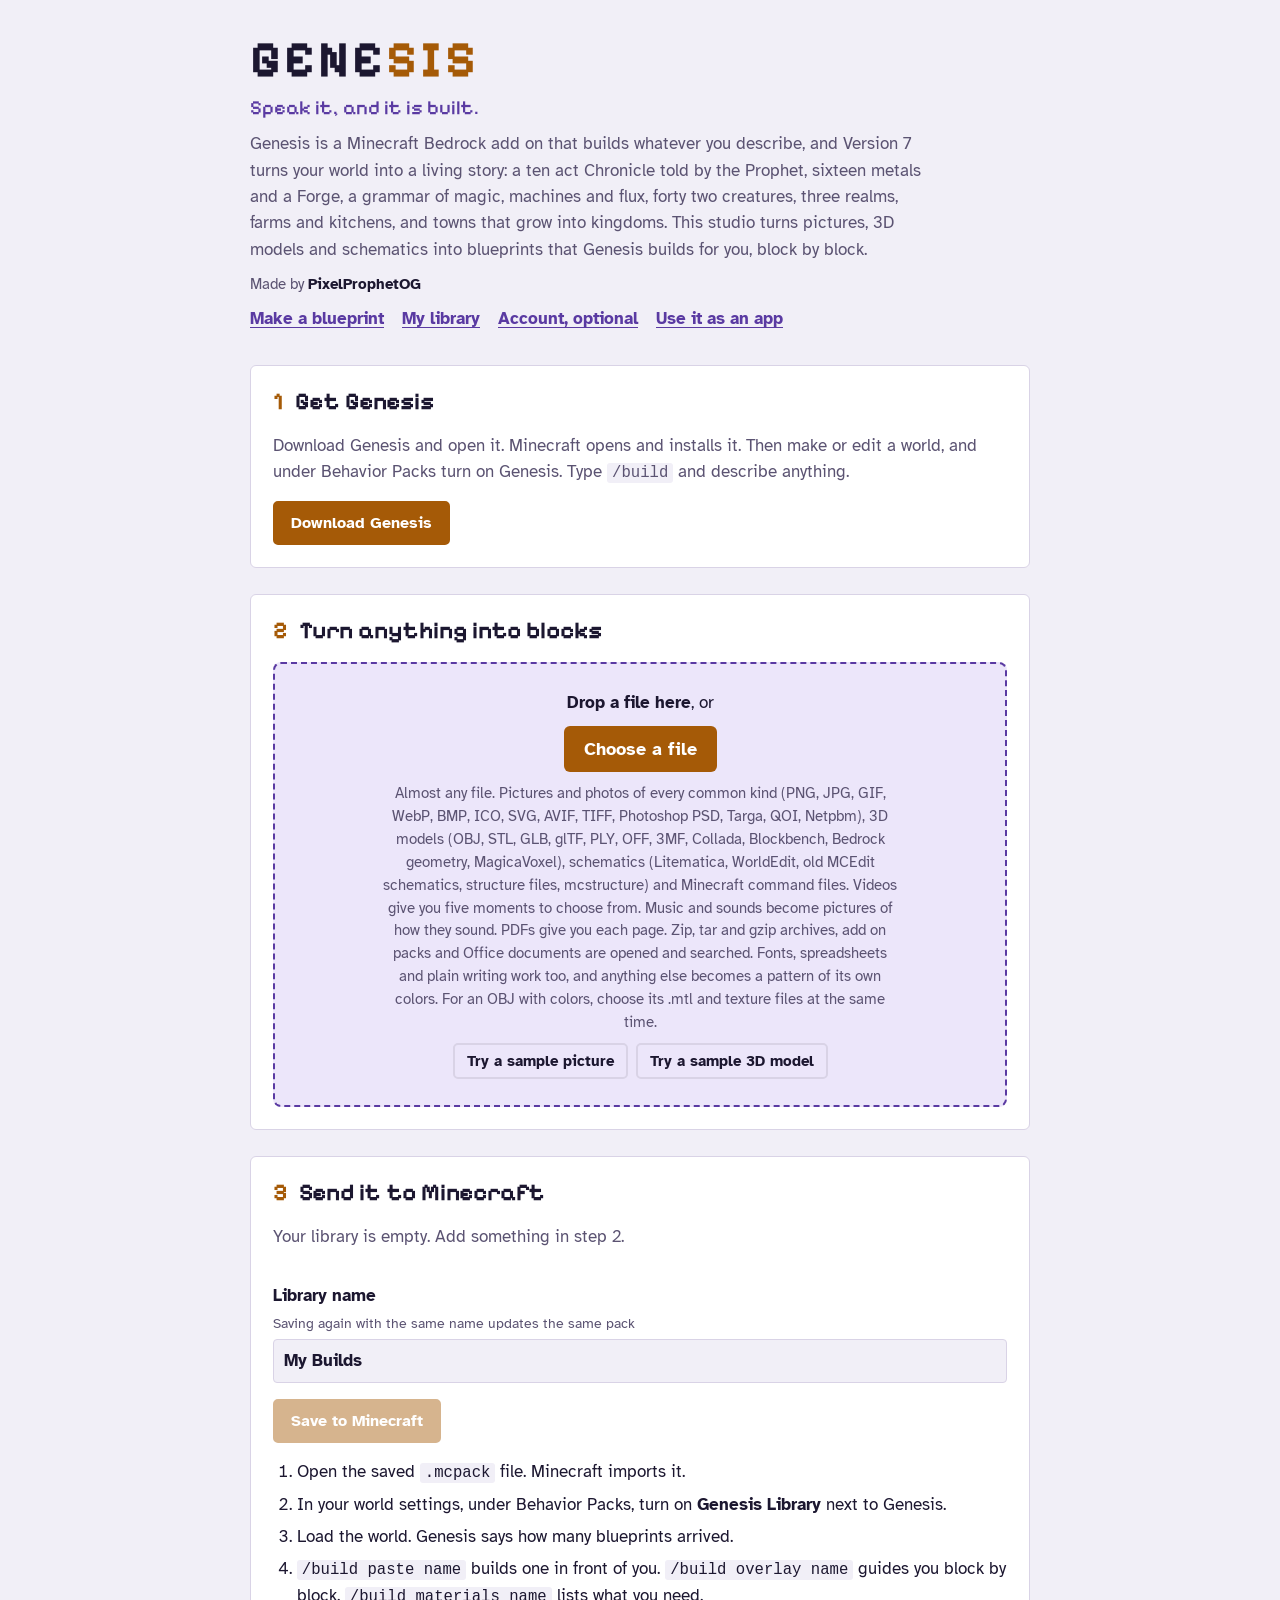
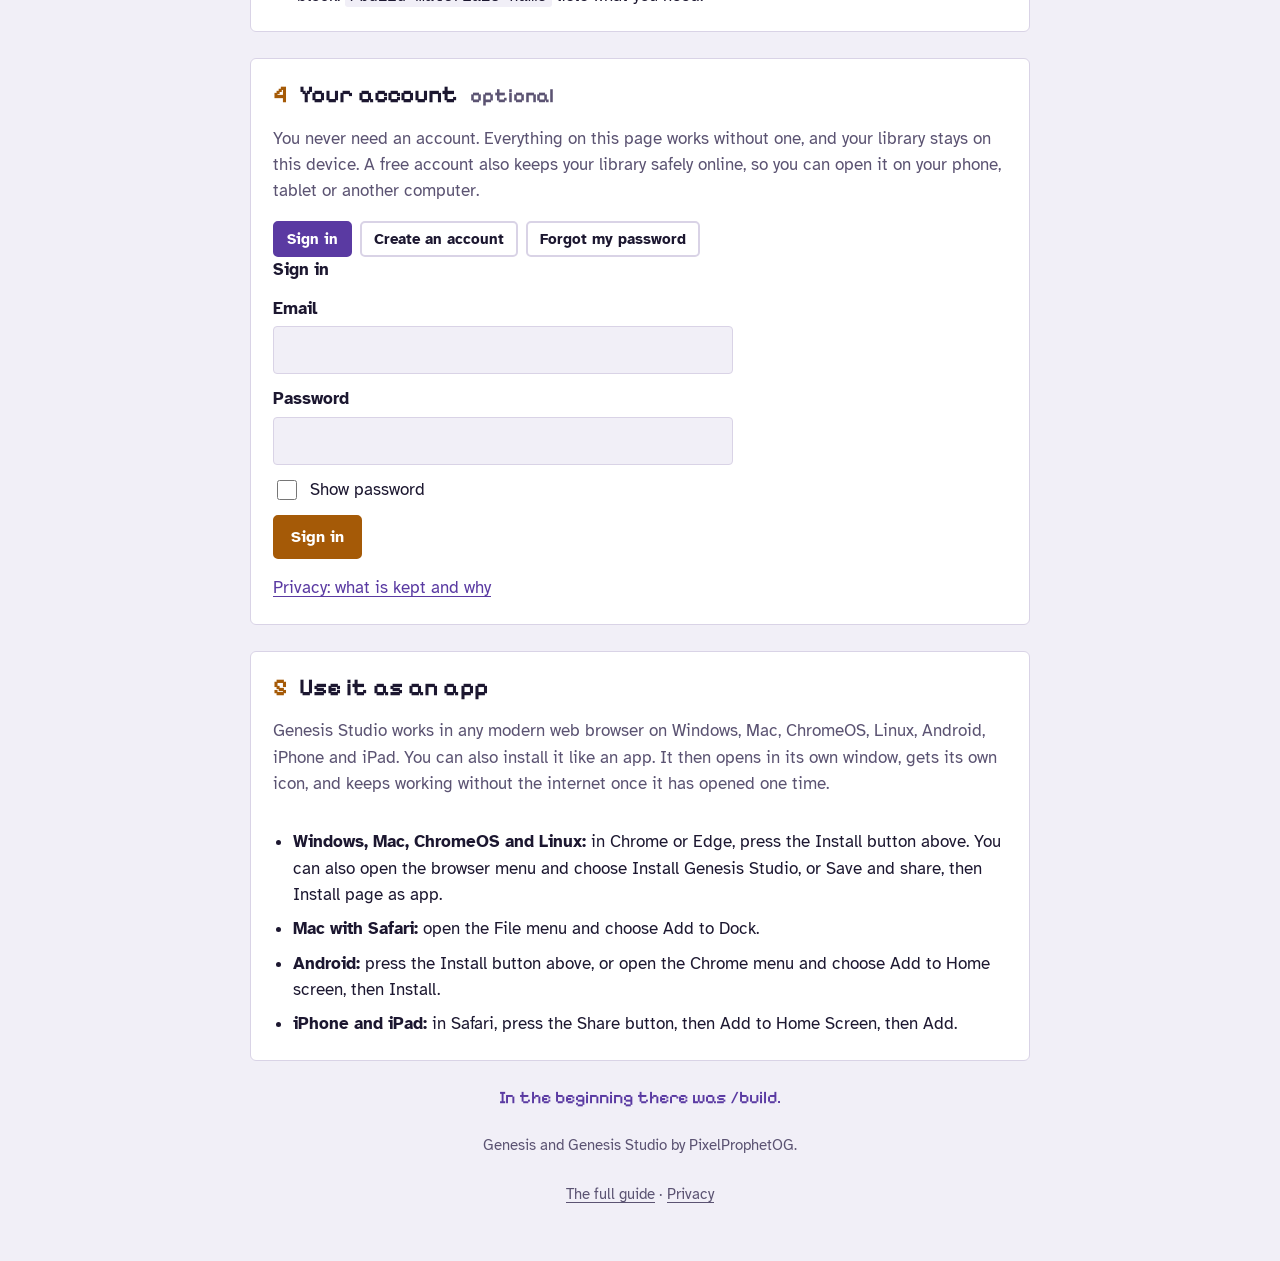
<file: index.html>
<!doctype html>
<html lang="en">
<head>
<meta charset="utf-8">
<meta name="viewport" content="width=device-width,initial-scale=1,viewport-fit=cover">
<meta http-equiv="Content-Security-Policy" content="default-src 'self'; script-src 'self'; style-src 'self'; font-src 'self' data:; img-src 'self' data: blob:; media-src 'self' data: blob:; worker-src 'self' blob:; connect-src 'self' https://*.supabase.co wss://*.supabase.co; manifest-src 'self'; object-src 'none'; base-uri 'self'; form-action 'self'">
<meta name="referrer" content="strict-origin-when-cross-origin">
<title>Genesis Studio</title>
<meta name="description" content="Turn pictures, photos, 3D models and schematics into blueprints that Genesis builds in Minecraft Bedrock. Free, with an optional account. By PixelProphetOG.">
<meta name="author" content="PixelProphetOG">
<meta name="theme-color" content="#5a3aa2">
<meta name="color-scheme" content="light dark">
<meta name="mobile-web-app-capable" content="yes">
<meta name="apple-mobile-web-app-capable" content="yes">
<meta name="apple-mobile-web-app-title" content="Genesis">
<meta property="og:title" content="Genesis Studio">
<meta property="og:description" content="Speak it, and it is built. Turn anything into Minecraft blueprints.">
<meta property="og:image" content="icon-512.png">
<link rel="manifest" href="manifest.webmanifest">
<link rel="icon" type="image/png" sizes="32x32" href="favicon-32.png">
<link rel="apple-touch-icon" href="apple-touch-icon.png">
<link rel="stylesheet" href="studio.css">
</head>
<body>
<a class="skip" href="#h2s">Skip to making a blueprint</a>


<div class="wrap">
<header>
  <h1 class="mark">GENE<span>SIS</span></h1>
  <p class="tag">Speak it, and it is built.</p>
  <p>Genesis is a Minecraft Bedrock add on that builds whatever you describe, and Version 7 turns your world into a living story: a ten act Chronicle told by the Prophet, sixteen metals and a Forge, a grammar of magic, machines and flux, forty two creatures, three realms, farms and kitchens, and towns that grow into kingdoms. This studio turns pictures, 3D models and schematics into blueprints that Genesis builds for you, block by block.</p>
  <p class="by">Made by <strong>PixelProphetOG</strong></p>
  <nav class="topnav" aria-label="Genesis Studio">
    <a href="#h2s">Make a blueprint</a>
    <a href="#libHead">My library</a>
    <a href="#account" id="acctLink">Account, optional</a>
    <a href="#useApp">Use it as an app</a>
  </nav>
  <p id="acctStatus" class="by" hidden></p>
</header>

<main class="wrap">
<section id="getMod" aria-labelledby="h1s">
  <h2 id="h1s"><span class="n">1</span> Get Genesis</h2>
  <p class="lead">Download Genesis and open it. Minecraft opens and installs it. Then make or edit a world, and under Behavior Packs turn on Genesis. Type <code>/build</code> and describe anything.</p>
  <div><a class="button" id="modBtn" href="Genesis.mcaddon" download="Genesis.mcaddon">Download Genesis</a></div>
</section>

<section aria-labelledby="h2s">
  <h2 id="h2s"><span class="n">2</span> Turn anything into blocks</h2>
  <div class="drop" id="drop">
    <p><strong>Drop a file here</strong>, or</p>
    <input type="file" id="file" multiple>
    <label class="big" for="file">Choose a file</label>
    <p class="types">Almost any file. Pictures and photos of every common kind (PNG, JPG, GIF, WebP, BMP, ICO, SVG, AVIF, TIFF, Photoshop PSD, Targa, QOI, Netpbm), 3D models (OBJ, STL, GLB, glTF, PLY, OFF, 3MF, Collada, Blockbench, Bedrock geometry, MagicaVoxel), schematics (Litematica, WorldEdit, old MCEdit schematics, structure files, mcstructure) and Minecraft command files. Videos give you five moments to choose from. Music and sounds become pictures of how they sound. PDFs give you each page. Zip, tar and gzip archives, add on packs and Office documents are opened and searched. Fonts, spreadsheets and plain writing work too, and anything else becomes a pattern of its own colors. For an OBJ with colors, choose its .mtl and texture files at the same time.</p>
    <div class="row"><button type="button" class="ghost" id="samplePic">Try a sample picture</button><button type="button" class="ghost" id="sampleModel">Try a sample 3D model</button></div>
  </div>

  <div id="choices" hidden role="group" aria-label="Things found in your file" class="choices"></div>
  <div id="options" hidden>
    <div class="stack">
      <p id="found" aria-live="polite"></p>
      <div id="promptBox" hidden><label for="promptText">This writing could also be spoken to Genesis in the game:</label><div class="row"><input type="text" id="promptText" readonly class="grow"><button type="button" class="ghost" id="copyPrompt">Copy</button></div></div>
      <fieldset data-for="picture">
        <legend>How it stands</legend>
        <label class="radio"><input type="radio" name="mode" id="mWall" value="wall" checked><span>Wall<small>Stands up and faces you</small></span></label>
        <label class="radio"><input type="radio" name="mode" id="mFloor" value="floor"><span>Floor<small>Lies flat, best for very big pictures and map art</small></span></label>
        <label class="radio"><input type="radio" name="mode" id="mRelief" value="relief"><span>3D wall<small>A wall with depth, brighter parts come toward you</small></span></label>
        <label class="radio"><input type="radio" name="mode" id="mSculpt" value="sculpt"><span>Sculpture<small>Finds the main subject, leaves the background behind, and shapes it into a full 3D statue you can walk around</small></span></label>
        <label class="check" for="cutBg"><input type="checkbox" id="cutBg"><span>Leave out the background<small>Keeps only the main subject, for any of these</small></span></label>
        <div class="row" id="sculptRow">
          <label for="sculptDepth">How thick<select id="sculptDepth"><option value="0.55">Slim</option><option value="1" selected>Natural</option><option value="1.4">Round and full</option></select></label>
          <label for="sculptDetail">Surface detail<select id="sculptDetail"><option value="0">Smooth</option><option value="1" selected>Some</option><option value="2.2">Strong</option></select></label>
          <label for="sculptInside">Inside<select id="sculptInside"><option value="hollow">Hollow, fewer blocks</option><option value="solid">Solid</option></select></label>
        </div>
      </fieldset>
      <fieldset>
        <legend id="sizeLegend">Size</legend>
        <div class="row" data-for="picture"><button type="button" class="preset" data-v="48">Small 48</button><button type="button" class="preset" data-v="96">Medium 96</button><button type="button" class="preset" data-v="160">Large 160</button><button type="button" class="preset" data-v="256">Huge 256</button></div>
        <div class="row" data-for="model"><button type="button" class="preset" data-v="24">Small 24</button><button type="button" class="preset" data-v="48">Medium 48</button><button type="button" class="preset" data-v="96">Large 96</button><button type="button" class="preset" data-v="160">Huge 160</button></div>
        <div class="row" data-for="vox"><button type="button" class="preset" data-v="1">Actual size</button><button type="button" class="preset" data-v="2">Double</button><button type="button" class="preset" data-v="3">Triple</button></div>
        <label data-for="picture model vox" for="size">Or type a number<input type="number" id="size" min="1" max="512" value="96"></label>
        <p data-for="schematic" class="lead">Schematics keep their real size.</p>
      </fieldset>
      <div class="row">
        <label data-for="picture" for="colors">Colors<select id="colors"><option value="photo">Best for photos</option><option value="pixel">Best for pixel art</option><option value="flat">Plain color matching</option></select></label>
        <label data-for="model" for="coloring">Colors<select id="coloring"><option value="model">Use the model's colors</option><option value="one">All one color</option></select></label>
        <label data-for="model" id="oneColorRow" for="oneColor" hidden>Color<input type="color" id="oneColor" value="#b8b8b8"></label>
        <label data-for="model" for="fill">Inside<select id="fill"><option value="hollow">Hollow, fewer blocks</option><option value="solid">Solid</option></select></label>
        <label data-for="schematic" class="check" for="keepAir"><input type="checkbox" id="keepAir"><span>Keep the air<small>Pasting with the word clear empties the space first</small></span></label>
      </div>
      <label for="name">Name<small>What you'll type in game, like /build paste dragon</small><input type="text" id="name" placeholder="dragon"></label>
      <details>
        <summary>More options</summary>
        <div>
          <div class="row" data-for="picture">
            <label for="depth">3D depth in blocks<input type="number" id="depth" min="2" max="32" value="8"></label>
            <label for="forward">What comes forward<select id="forward"><option value="bright">Brighter parts</option><option value="dark">Darker parts</option></select></label>
            <label class="check" for="clear"><input type="checkbox" id="clear" checked><span>Leave see-through parts empty</span></label>
          </div>
          <div class="row" data-for="model">
            <label for="up">Which way is up<select id="up"><option value="auto">Automatic</option><option value="y">Y is up</option><option value="z">Z is up</option><option value="x">X is up</option></select></label>
            <label for="turn">Turn it<select id="turn"><option value="0">Facing you</option><option value="1">Quarter turn</option><option value="2">Half turn</option><option value="3">Three quarter turn</option></select></label>
          </div>
          <fieldset data-for="picture model vox">
            <legend>Blocks to use</legend>
            <div class="groups" id="groups"></div>
            <label class="check" for="smooth"><input type="checkbox" id="smooth" checked><span>Prefer smooth blocks<small>Plain blocks win over busy textures when the colors are close</small></span></label>
          </fieldset>
        </div>
      </details>
      <canvas id="preview" hidden role="img" aria-label="Preview"></canvas>
      <p id="result" class="result"></p>
      <p id="warn" class="warn"></p>
      <div><button type="button" id="addBtn" disabled>Add to my library</button></div>
    </div>
  </div>
</section>

<section aria-labelledby="libHead">
  <h2 id="libHead"><span class="n">3</span> Send it to Minecraft <small class="meta" id="libCount"></small></h2>
  <p id="libEmpty" class="lead">Your library is empty. Add something in step 2.</p>
  <ul class="lib" id="libList"></ul>
  <label for="libName">Library name<small>Saving again with the same name updates the same pack</small><input type="text" id="libName" value="My Builds"></label>
  <div><button type="button" id="packBtn" disabled>Save to Minecraft</button></div>
  <ol class="steps">
    <li>Open the saved <code>.mcpack</code> file. Minecraft imports it.</li>
    <li>In your world settings, under Behavior Packs, turn on <strong>Genesis Library</strong> next to Genesis.</li>
    <li>Load the world. Genesis says how many blueprints arrived.</li>
    <li><code>/build paste name</code> builds one in front of you. <code>/build overlay name</code> guides you block by block. <code>/build materials name</code> lists what you need.</li>
  </ol>
</section>
<section id="account" aria-labelledby="h4s">
  <h2 id="h4s"><span class="n">4</span> Your account <small class="meta">optional</small></h2>
  <p class="lead">You never need an account. Everything on this page works without one, and your library stays on this device. A free account also keeps your library safely online, so you can open it on your phone, tablet or another computer.</p>
  <p id="acctOff" class="lead" hidden>Accounts are not switched on for this copy of Genesis Studio. Everything else works as normal.</p>

  <div id="acctOut" hidden>
    <div class="row" role="group" aria-label="What would you like to do">
      <button type="button" class="preset" data-form="fIn" aria-pressed="true">Sign in</button>
      <button type="button" class="preset" data-form="fUp" aria-pressed="false">Create an account</button>
      <button type="button" class="preset" data-form="fForgot" aria-pressed="false">Forgot my password</button>
    </div>

    <form id="fIn" class="acct" novalidate>
      <h3>Sign in</h3>
      <label for="inEmail">Email<input type="email" id="inEmail" autocomplete="username" inputmode="email" required maxlength="254" spellcheck="false" autocapitalize="off"></label>
      <label for="inPass">Password<input type="password" id="inPass" autocomplete="current-password" required maxlength="128"></label>
      <label class="check" for="inShow"><input type="checkbox" id="inShow" data-show="inPass"><span>Show password</span></label>
      <div><button type="submit">Sign in</button></div>
    </form>

    <form id="fUp" class="acct" novalidate hidden>
      <h3>Create an account</h3>
      <label for="upEmail">Email<small>Only used to sign in and to reset your password. Never shown to anyone or shared.</small><input type="email" id="upEmail" autocomplete="username" inputmode="email" required maxlength="254" spellcheck="false" autocapitalize="off"></label>
      <label for="upPass">Password<small id="upRules">At least 10 characters. A few words together make a strong password that is easy to remember.</small><input type="password" id="upPass" autocomplete="new-password" required minlength="10" maxlength="128" aria-describedby="upRules"></label>
      <label for="upPass2">Type the password again<input type="password" id="upPass2" autocomplete="new-password" required maxlength="128"></label>
      <label class="check" for="upShow"><input type="checkbox" id="upShow" data-show="upPass upPass2"><span>Show passwords</span></label>
      <div><button type="submit">Create my account</button></div>
    </form>

    <form id="fForgot" class="acct" novalidate hidden>
      <h3>Forgot my password</h3>
      <p class="lead">Type your email. If it has an account, you will get a link to choose a new password.</p>
      <label for="fgEmail">Email<input type="email" id="fgEmail" autocomplete="username" inputmode="email" required maxlength="254" spellcheck="false" autocapitalize="off"></label>
      <div><button type="submit">Send the link</button></div>
    </form>
  </div>

  <form id="fNew" class="acct" novalidate hidden>
    <h3>Choose a new password</h3>
    <label for="nwPass">New password<small>At least 10 characters.</small><input type="password" id="nwPass" autocomplete="new-password" required minlength="10" maxlength="128"></label>
    <label for="nwPass2">Type it again<input type="password" id="nwPass2" autocomplete="new-password" required maxlength="128"></label>
    <label class="check" for="nwShow"><input type="checkbox" id="nwShow" data-show="nwPass nwPass2"><span>Show passwords</span></label>
    <div><button type="submit">Save my new password</button></div>
  </form>

  <div id="acctIn" hidden>
    <p id="who" class="result"></p>
    <p id="syncState" class="lead"></p>
    <div class="row"><button type="button" id="syncBtn">Sync now</button><button type="button" id="outBtn" class="ghost">Sign out</button></div>
    <label class="check" for="wipeOnOut"><input type="checkbox" id="wipeOnOut"><span>When I sign out, also clear my library from this device<small>Good for a shared or school computer. Your library stays safe online.</small></span></label>
    <details>
      <summary>Change my password</summary>
      <div>
        <form id="fPass" class="acct" novalidate>
          <label for="cpPass">New password<small>At least 10 characters.</small><input type="password" id="cpPass" autocomplete="new-password" required minlength="10" maxlength="128"></label>
          <label for="cpPass2">Type it again<input type="password" id="cpPass2" autocomplete="new-password" required maxlength="128"></label>
          <label class="check" for="cpShow"><input type="checkbox" id="cpShow" data-show="cpPass cpPass2"><span>Show passwords</span></label>
          <div><button type="submit">Change my password</button></div>
        </form>
      </div>
    </details>
    <details>
      <summary>Download or delete my data</summary>
      <div>
        <p class="lead">Download a copy of everything kept online for your account.</p>
        <div><button type="button" class="ghost" id="exportBtn">Download my data</button></div>
        <p class="lead">Deleting your account removes it and every blueprint kept online, for good. It cannot be undone. Your library on this device stays.</p>
        <form id="fDel" class="acct" novalidate>
          <label for="delConfirm">To confirm, type the word DELETE<input type="text" id="delConfirm" autocomplete="off" spellcheck="false" autocapitalize="characters" maxlength="10"></label>
          <div><button type="submit" class="danger">Delete my account forever</button></div>
        </form>
      </div>
    </details>
  </div>

  <p id="acctMsg" class="msg" role="status" aria-live="polite"></p>
  <p><a href="privacy.html">Privacy: what is kept and why</a></p>
</section>

<section id="useApp" aria-labelledby="hApp">
  <h2 id="hApp"><span class="n">5</span> Use it as an app</h2>
  <p class="lead">Genesis Studio works in any modern web browser on Windows, Mac, ChromeOS, Linux, Android, iPhone and iPad. You can also install it like an app. It then opens in its own window, gets its own icon, and keeps working without the internet once it has opened one time.</p>
  <div><button type="button" id="installBtn" hidden>Install Genesis Studio</button></div>
  <p id="installDone" class="lead" hidden>Genesis Studio is installed on this device. You can open it from your apps.</p>
  <ul class="plain">
    <li><strong>Windows, Mac, ChromeOS and Linux:</strong> in Chrome or Edge, press the Install button above. You can also open the browser menu and choose Install Genesis Studio, or Save and share, then Install page as app.</li>
    <li><strong>Mac with Safari:</strong> open the File menu and choose Add to Dock.</li>
    <li><strong>Android:</strong> press the Install button above, or open the Chrome menu and choose Add to Home screen, then Install.</li>
    <li><strong>iPhone and iPad:</strong> in Safari, press the Share button, then Add to Home Screen, then Add.</li>
  </ul>
</section>

<div id="status" role="status" aria-live="polite"></div>
</main>
<footer class="wrap">
  <p class="sig">In the beginning there was /build.</p>
  <p>Genesis and Genesis Studio by PixelProphetOG.</p>
  <p><a href="Genesis_Guide.txt">The full guide</a> · <a href="privacy.html">Privacy</a></p>
</footer>
</div>

<script src="config.js"></script>
<script src="supabase.js"></script>
<script src="palette.js"></script>
<script src="studio.js"></script>
<script src="account.js"></script>
<script src="shell.js"></script>
</body>
</html>
</file>
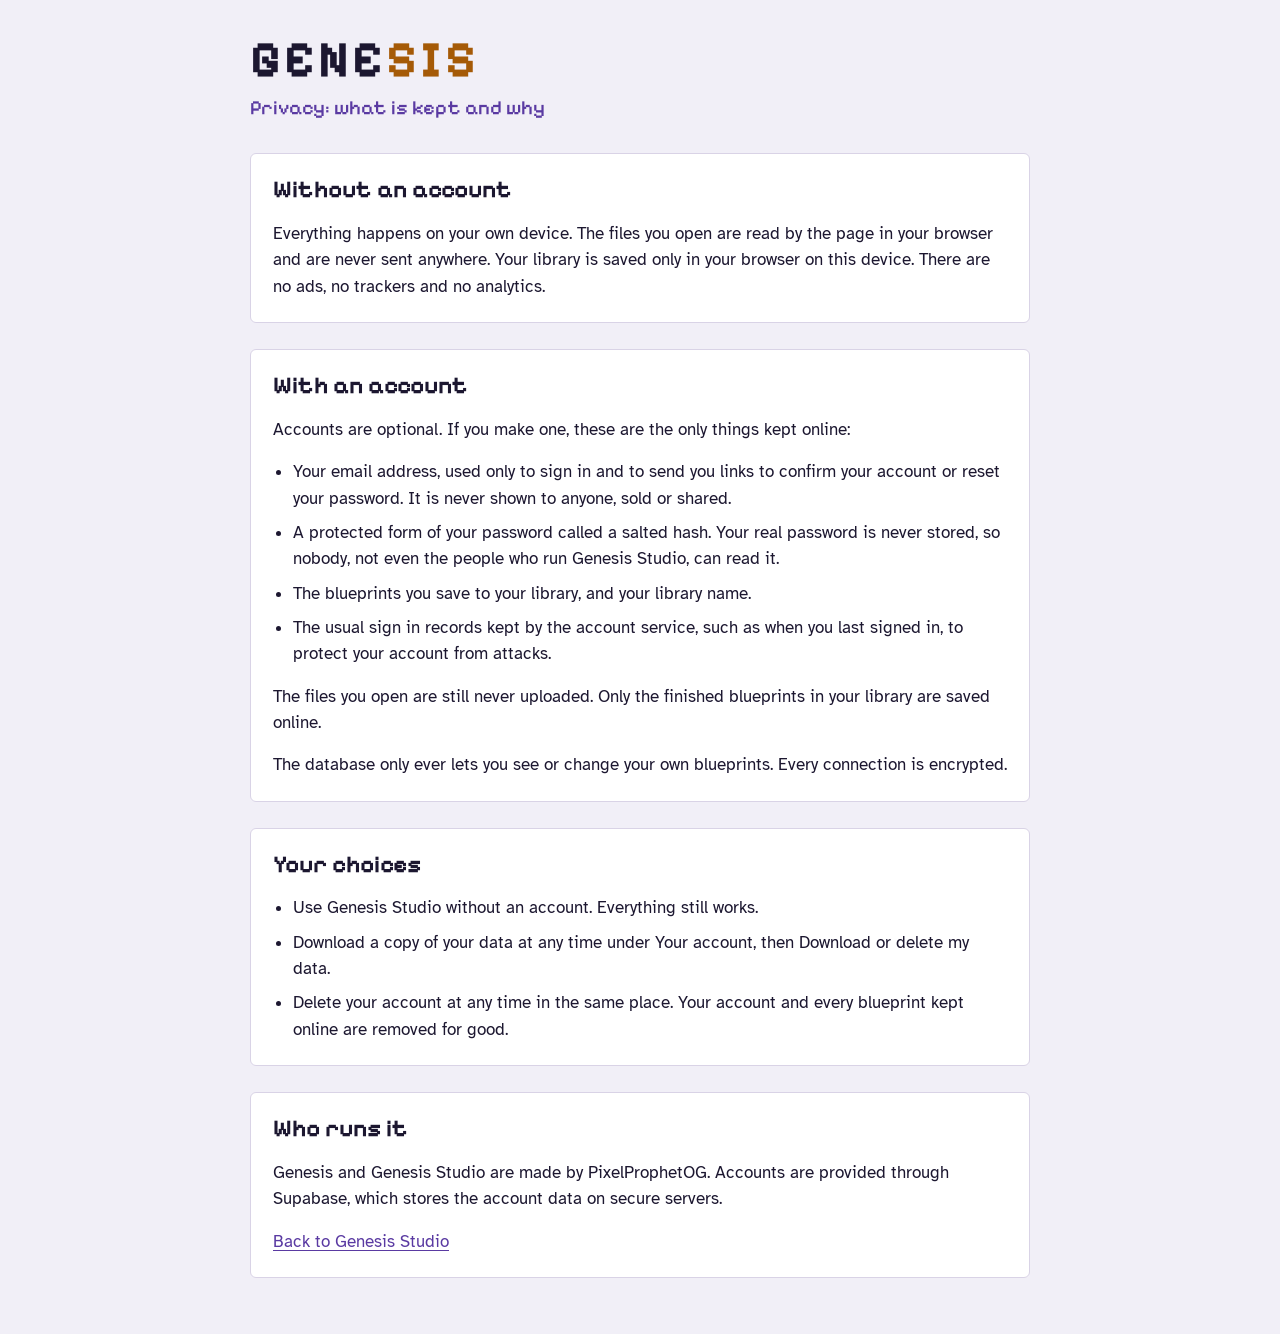
<file: privacy.html>
<!doctype html>
<html lang="en">
<head>
<meta charset="utf-8">
<meta name="viewport" content="width=device-width,initial-scale=1">
<meta http-equiv="Content-Security-Policy" content="default-src 'self'; style-src 'self'; font-src 'self'; img-src 'self'; script-src 'none'; object-src 'none'; base-uri 'self'; form-action 'none'">
<meta name="referrer" content="strict-origin-when-cross-origin">
<title>Genesis Studio Privacy</title>
<link rel="icon" href="icon-192.png">
<link rel="stylesheet" href="studio.css">
</head>
<body>
<main class="wrap">
<header>
  <h1 class="mark">GENE<span>SIS</span></h1>
  <p class="tag">Privacy: what is kept and why</p>
</header>
<section aria-labelledby="p1">
  <h2 id="p1">Without an account</h2>
  <p>Everything happens on your own device. The files you open are read by the page in your browser and are never sent anywhere. Your library is saved only in your browser on this device. There are no ads, no trackers and no analytics.</p>
</section>
<section aria-labelledby="p2">
  <h2 id="p2">With an account</h2>
  <p>Accounts are optional. If you make one, these are the only things kept online:</p>
  <ul class="plain">
    <li>Your email address, used only to sign in and to send you links to confirm your account or reset your password. It is never shown to anyone, sold or shared.</li>
    <li>A protected form of your password called a salted hash. Your real password is never stored, so nobody, not even the people who run Genesis Studio, can read it.</li>
    <li>The blueprints you save to your library, and your library name.</li>
    <li>The usual sign in records kept by the account service, such as when you last signed in, to protect your account from attacks.</li>
  </ul>
  <p>The files you open are still never uploaded. Only the finished blueprints in your library are saved online.</p>
  <p>The database only ever lets you see or change your own blueprints. Every connection is encrypted.</p>
</section>
<section aria-labelledby="p3">
  <h2 id="p3">Your choices</h2>
  <ul class="plain">
    <li>Use Genesis Studio without an account. Everything still works.</li>
    <li>Download a copy of your data at any time under Your account, then Download or delete my data.</li>
    <li>Delete your account at any time in the same place. Your account and every blueprint kept online are removed for good.</li>
  </ul>
</section>
<section aria-labelledby="p4">
  <h2 id="p4">Who runs it</h2>
  <p>Genesis and Genesis Studio are made by PixelProphetOG. Accounts are provided through Supabase, which stores the account data on secure servers.</p>
  <p><a href="./">Back to Genesis Studio</a></p>
</section>
</main>
</body>
</html>
</file>
<file: studio.css>
/* Layout: one column of three numbered steps, like a crafting recipe read top to bottom. */
:root {
  --bg: #f1eff7; --surface: #ffffff; --ink: #1c1730; --muted: #5b5372; --line: #d9d3e6;
  --amber: #a55a07; --amber-ink: #ffffff; --violet: #5a3aa2; --violet-soft: #ece6fa; --focus: #d07a10;
  --display: "Pixelify Sans", "Trebuchet MS", system-ui, sans-serif;
  --body: "Atkinson Hyperlegible", "Segoe UI", system-ui, sans-serif;
  --mono: ui-monospace, "Cascadia Mono", Consolas, monospace;
}
@media (prefers-color-scheme: dark) { :root:not([data-theme="light"]) {
  --bg: #15111d; --surface: #201a2c; --ink: #efe9f8; --muted: #b3a9c8; --line: #382e4a;
  --amber: #f2a33a; --amber-ink: #1b1206; --violet: #b49af2; --violet-soft: #2a2140; --focus: #ffc260; color-scheme: dark; } }
:root[data-theme="dark"] {
  --bg: #15111d; --surface: #201a2c; --ink: #efe9f8; --muted: #b3a9c8; --line: #382e4a;
  --amber: #f2a33a; --amber-ink: #1b1206; --violet: #b49af2; --violet-soft: #2a2140; --focus: #ffc260; color-scheme: dark; }
[hidden] { display: none !important; }
.radio small, .check small { display: block; }
body { background: var(--bg); color: var(--ink); font: 17px/1.55 var(--body); padding-left: max(16px, env(safe-area-inset-left, 0px)); padding-right: max(16px, env(safe-area-inset-right, 0px)); padding-block: 0 56px; }
.wrap { max-width: 780px; margin: 0 auto; display: grid; grid-template-columns: minmax(0, 1fr); gap: 26px; }
header { padding-block: 34px 6px; display: grid; gap: 10px; }
.mark { font: 700 3.2rem/1 var(--display); letter-spacing: 0.06em; margin: 0; }
.mark span { color: var(--amber); }
.tag { font: 500 1.25rem/1.3 var(--display); color: var(--violet); margin: 0; }
header p { margin: 0; color: var(--muted); max-width: 62ch; }
.by { font-size: 0.95rem; }
.by strong { color: var(--ink); }
section { background: var(--surface); border: 1px solid var(--line); border-radius: 6px; padding: 22px; display: grid; grid-template-columns: minmax(0, 1fr); gap: 16px; min-width: 0; }
h2 { font: 700 1.5rem/1.2 var(--display); margin: 0; display: flex; gap: 12px; align-items: baseline; text-wrap: balance; }
h2 .n { color: var(--amber); }
h3 { margin: 0; font-size: 1.08rem; }
p { margin: 0; }
.lead { color: var(--muted); }
.drop { border: 2px dashed var(--violet); border-radius: 8px; background: var(--violet-soft); padding: 26px 18px; display: grid; gap: 10px; justify-items: center; text-align: center; }
.drop.over { border-style: solid; }
.drop label.big { font: 700 1.1rem var(--body); color: var(--amber-ink); background: var(--amber); padding: 12px 20px; border-radius: 6px; cursor: pointer; }
.drop input { position: absolute; width: 1px; height: 1px; opacity: 0; }
.drop input:focus-visible + label.big { outline: 3px solid var(--focus); outline-offset: 3px; }
.types { font-size: 0.92rem; color: var(--muted); max-width: 52ch; }
fieldset { border: 1px solid var(--line); border-radius: 6px; padding: 12px 14px 14px; margin: 0; display: grid; gap: 8px; min-width: 0; }
legend { font-weight: 700; padding: 0 6px; }
label { display: grid; gap: 4px; font-weight: 700; }
label small, .check small { font-weight: 400; color: var(--muted); }
input[type=text], input[type=number], select { font: inherit; color: var(--ink); background: var(--bg); border: 1px solid var(--line); border-radius: 4px; padding: 8px 10px; max-width: 100%; }
input[type=color] { width: 64px; height: 40px; border: 1px solid var(--line); background: var(--bg); }
.check, .radio { display: flex; gap: 10px; align-items: flex-start; font-weight: 400; }
.check input, .radio input { width: 20px; height: 20px; margin-top: 3px; accent-color: var(--amber); flex: none; }
.groups { display: grid; grid-template-columns: repeat(auto-fit, minmax(210px, 1fr)); gap: 6px 16px; }
.row { display: flex; flex-wrap: wrap; gap: 8px; align-items: end; }
button { font: 700 1rem var(--body); color: var(--amber-ink); background: var(--amber); border: 2px solid var(--amber); border-radius: 5px; padding: 10px 16px; cursor: pointer; }
button.ghost, .preset { background: transparent; color: var(--ink); border-color: var(--line); }
.preset[aria-pressed="true"] { background: var(--violet); border-color: var(--violet); color: var(--surface); }
button:disabled { opacity: 0.45; cursor: not-allowed; }
button:hover:not(:disabled) { filter: brightness(1.07); }
:focus-visible { outline: 3px solid var(--focus); outline-offset: 2px; }
canvas { image-rendering: pixelated; max-width: 100%; height: auto; border: 1px solid var(--line); border-radius: 4px; background: repeating-conic-gradient(var(--line) 0 25%, transparent 0 50%) 0 0 / 16px 16px; justify-self: start; }
.result { font-weight: 700; }
.warn { color: var(--amber); font-weight: 700; }
details { border-top: 1px solid var(--line); padding-top: 12px; }
summary { cursor: pointer; font-weight: 700; color: var(--violet); }
details > div { display: grid; gap: 12px; margin-top: 12px; }
#status { position: sticky; bottom: max(8px, env(safe-area-inset-bottom, 0px)); background: var(--violet); color: var(--surface); padding: 12px 16px; border-radius: 6px; font-weight: 700; }
#status:empty { display: none; }
ul.lib { list-style: none; margin: 0; padding: 0; display: grid; gap: 12px; }
li.bp { border: 1px solid var(--line); border-radius: 6px; padding: 14px; display: grid; gap: 8px; min-width: 0; }
.meta { color: var(--muted); font-variant-numeric: tabular-nums; }
.row button { padding: 7px 12px; font-size: 0.95rem; }
pre { font: 0.9rem/1.45 var(--mono); background: var(--bg); border: 1px solid var(--line); border-radius: 4px; padding: 10px; overflow-x: auto; margin: 0; max-height: 360px; }
ol.steps { margin: 0; padding-left: 1.4em; display: grid; gap: 6px; }
code { font-family: var(--mono); font-size: 0.92em; background: var(--bg); padding: 1px 5px; border-radius: 3px; }
footer { color: var(--muted); font-size: 0.92rem; text-align: center; display: grid; gap: 4px; }
footer .sig { font: 500 1.1rem var(--display); color: var(--violet); }
@media (prefers-reduced-motion: reduce) { * { transition: none !important; scroll-behavior: auto !important; } }

@font-face { font-family: "Atkinson Hyperlegible"; font-style: normal; font-weight: 400; font-display: swap; src: url(atkinson-400.woff2) format("woff2"); }
@font-face { font-family: "Atkinson Hyperlegible"; font-style: normal; font-weight: 700; font-display: swap; src: url(atkinson-700.woff2) format("woff2"); }
@font-face { font-family: "Pixelify Sans"; font-style: normal; font-weight: 500; font-display: swap; src: url(pixelify-500.woff2) format("woff2"); }
@font-face { font-family: "Pixelify Sans"; font-style: normal; font-weight: 700; font-display: swap; src: url(pixelify-700.woff2) format("woff2"); }
html { -webkit-text-size-adjust: 100%; }
body { margin: 0; }
a { color: var(--violet); text-underline-offset: 3px; }
.skip { position: absolute; left: 12px; top: -60px; background: var(--amber); color: var(--amber-ink); padding: 10px 14px; border-radius: 5px; font-weight: 700; z-index: 10; }
.skip:focus { top: 12px; }
.topnav { display: flex; flex-wrap: wrap; gap: 6px 18px; font-weight: 700; }
.choices { display: grid; gap: 8px; margin: 12px 0; }
.stack { display: grid; gap: 16px; }
.grow { flex: 1; min-width: 0; }
form.acct { display: grid; gap: 12px; max-width: 460px; }
form.acct input[type=email], form.acct input[type=password], form.acct input[type=text] { font: inherit; color: var(--ink); background: var(--bg); border: 1px solid var(--line); border-radius: 4px; padding: 10px 12px; width: 100%; box-sizing: border-box; }
.msg:empty { display: none; }
.msg { border-left: 4px solid var(--violet); padding: 8px 12px; background: var(--violet-soft); border-radius: 4px; font-weight: 700; }
.msg.bad { border-left-color: var(--amber); }
button.danger { background: #b3261e; border-color: #b3261e; color: #fff; }
ul.plain { margin: 0; padding-left: 1.2em; display: grid; gap: 8px; }
footer a { color: var(--muted); }

a.button { display: inline-block; font: 700 1rem var(--body); color: var(--amber-ink); background: var(--amber); border: 2px solid var(--amber); border-radius: 5px; padding: 10px 16px; text-decoration: none; }
</file>
